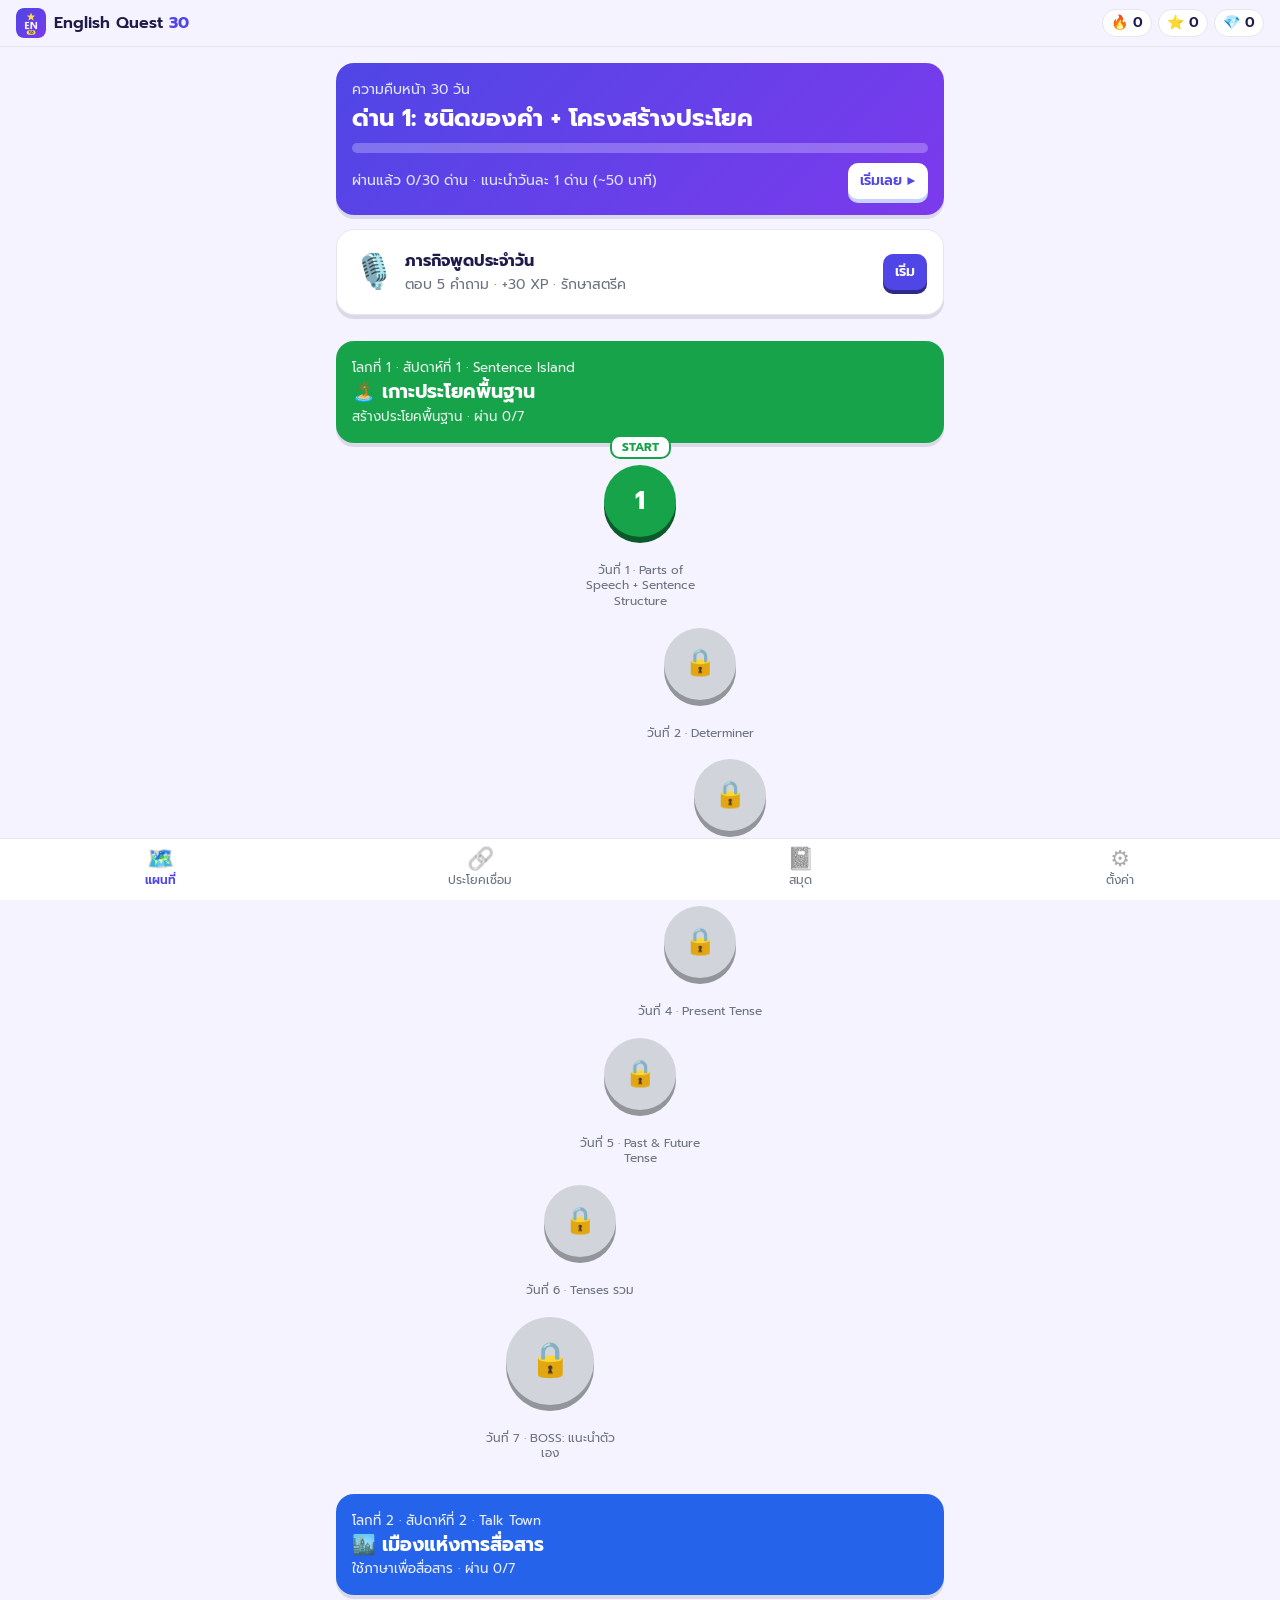
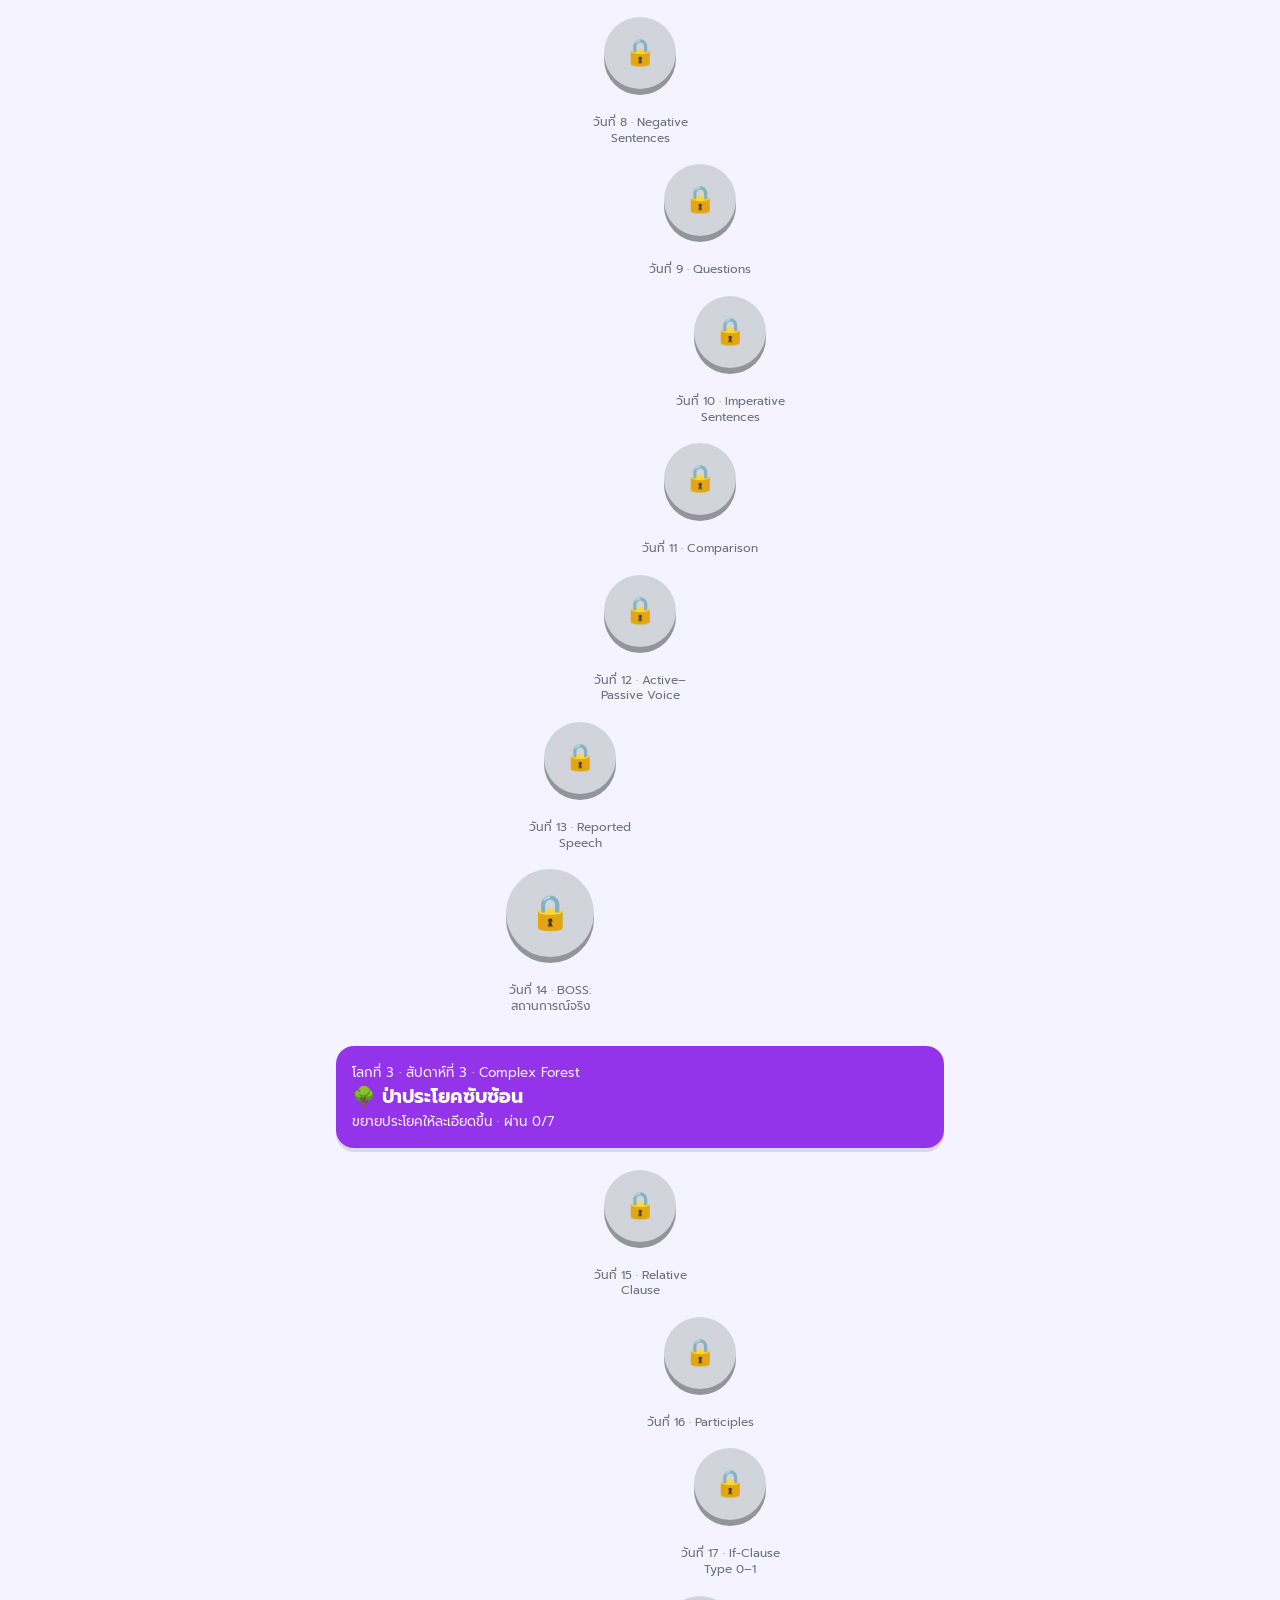
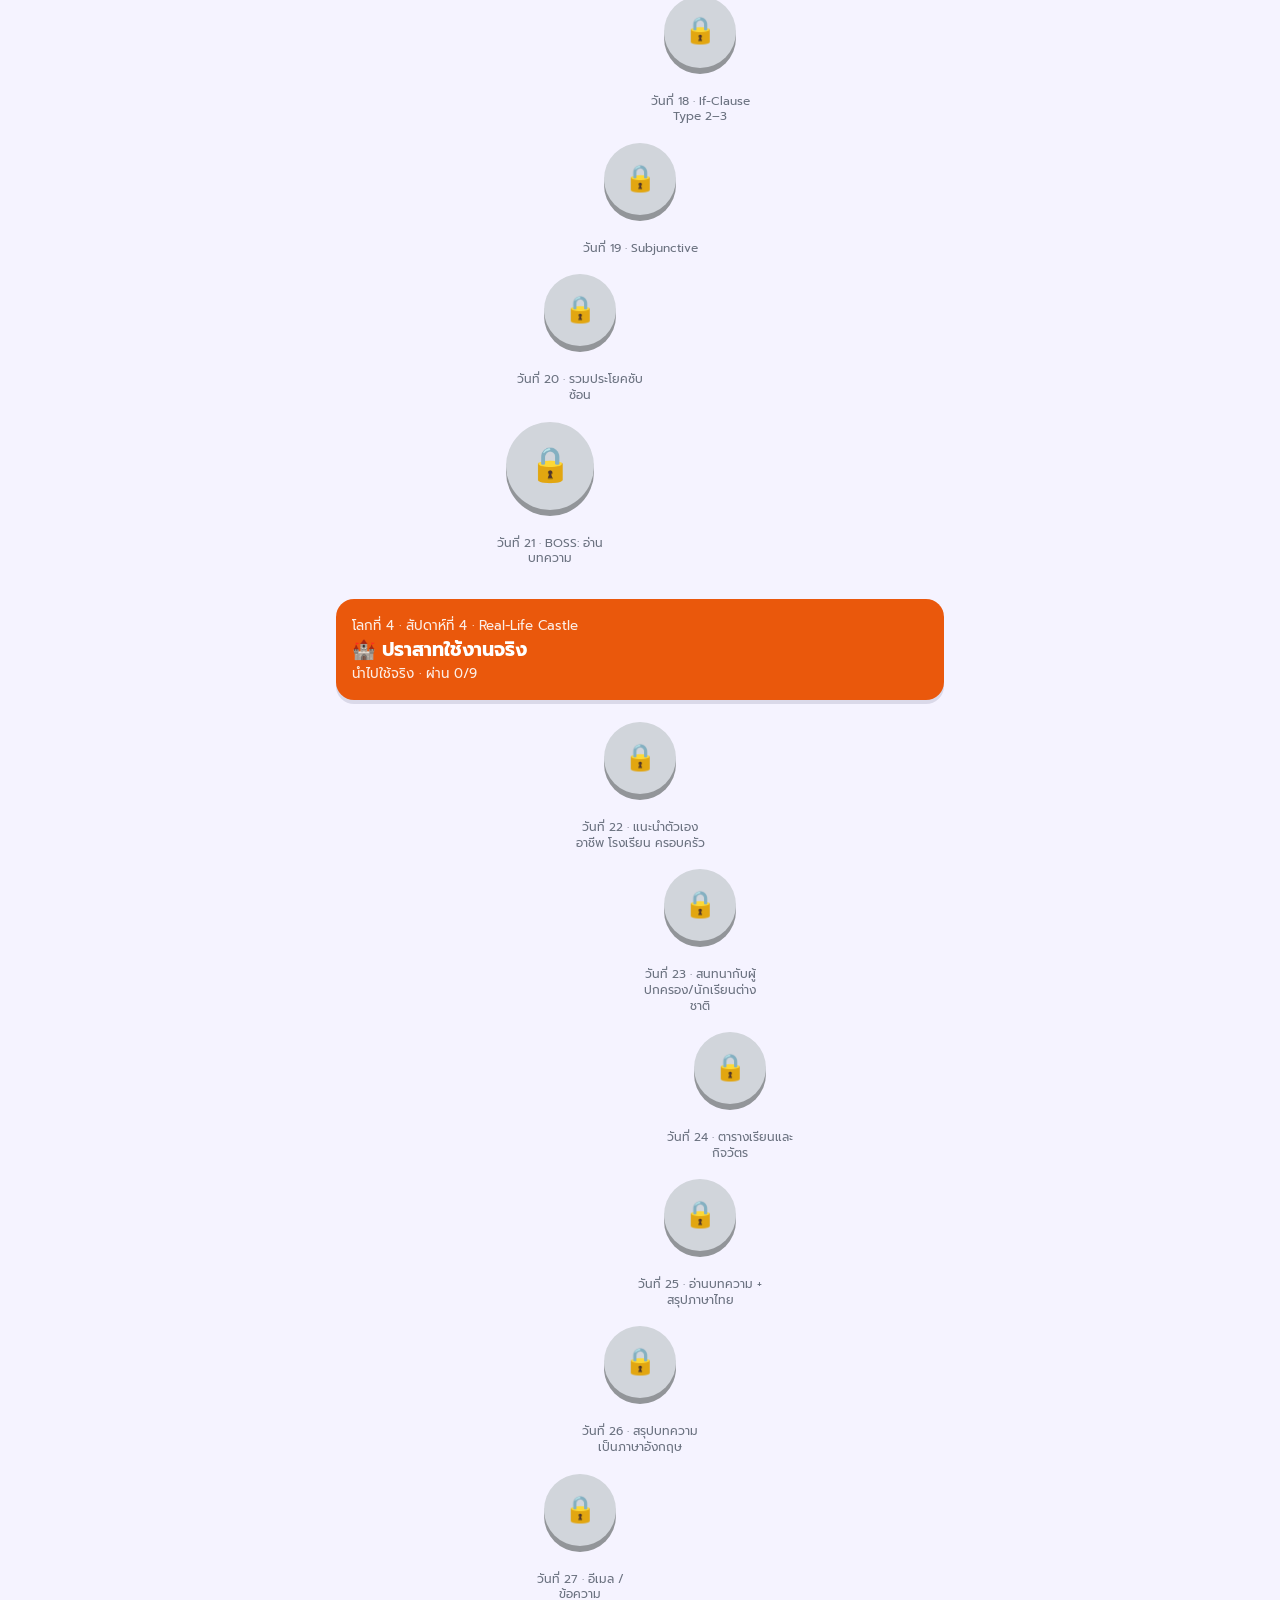
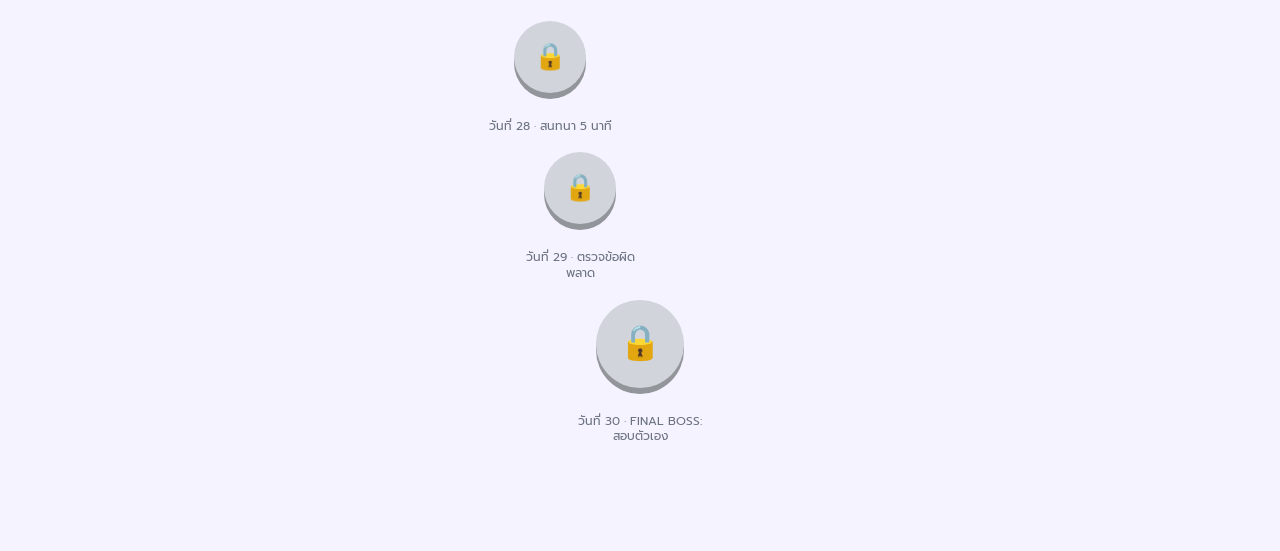
<file: index.html>
<!doctype html>
<html lang="th">
<head>
<meta charset="utf-8">
<meta name="viewport" content="width=device-width, initial-scale=1, viewport-fit=cover">
<title>English Quest 30</title>
<meta name="description" content="เรียนภาษาอังกฤษ 30 วันแบบเกมผ่านด่าน — ไวยากรณ์ 15 หัวข้อ ฝึกพูด อ่าน เขียน">
<meta name="theme-color" content="#4f46e5">
<link rel="manifest" href="manifest.webmanifest">
<link rel="icon" href="icons/icon-192.png" type="image/png">
<link rel="apple-touch-icon" href="icons/apple-touch-icon.png">
<meta name="apple-mobile-web-app-capable" content="yes">
<meta name="mobile-web-app-capable" content="yes">
<meta name="apple-mobile-web-app-status-bar-style" content="default">
<meta name="apple-mobile-web-app-title" content="EN Quest">
<link rel="preconnect" href="https://fonts.googleapis.com">
<link rel="preconnect" href="https://fonts.gstatic.com" crossorigin>
<link href="https://fonts.googleapis.com/css2?family=Prompt:wght@400;500;600;700&display=swap" rel="stylesheet">
<link rel="stylesheet" href="style.css">
</head>
<body>
<header class="top">
  <div class="brand"><img src="icons/icon-192.png" alt=""><span>English Quest <b>30</b></span></div>
  <div class="stats" id="stats"></div>
</header>
<main id="view"></main>
<nav class="tabs" id="tabs">
  <button data-tab="map"><span>🗺️</span>แผนที่</button>
  <button data-tab="chain"><span>🔗</span>ประโยคเชื่อม</button>
  <button data-tab="book"><span>📓</span>สมุด</button>
  <button data-tab="set"><span>⚙️</span>ตั้งค่า</button>
</nav>
<div id="sheet" class="sheet-wrap" hidden></div>
<div id="player" class="player" hidden></div>
<div id="fx"></div>
<script src="data.js"></script>
<script src="app.js"></script>
</body>
</html>
</file>
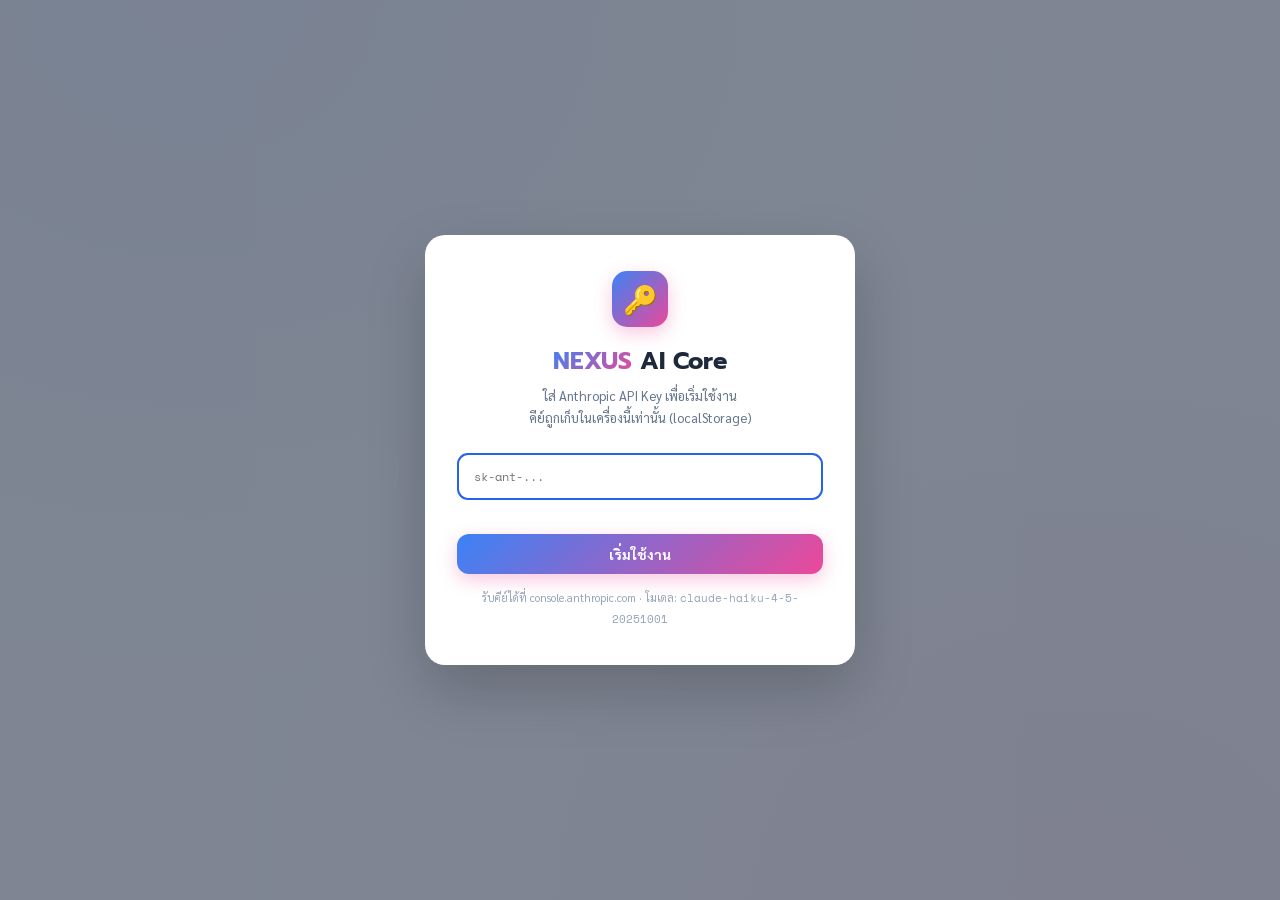
<file: NEXUS_AI_Core_ภูมิศาสตร์_ส5 (1).html>
<!DOCTYPE html>
<html lang="th">
<head>
<meta charset="UTF-8">
<meta name="viewport" content="width=device-width, initial-scale=1.0">
<title>NEXUS AI Core • สังคมศึกษา • ป.1–ม.6</title>
<style>
@import url('https://fonts.googleapis.com/css2?family=Sarabun:wght@300;400;500;600;700;800&family=Prompt:wght@500;600;700&family=Space+Mono:wght@400;700&display=swap');

/* ══════════════════════════════════════════════════════════════════
   THEME — ฟ้าชมพู (blue-pink). แก้เฉดทั้งระบบได้ที่ block :root นี้ที่เดียว
   ══════════════════════════════════════════════════════════════════ */
:root{
  --blue:#2563eb; --blue-light:#3b82f6; --blue-dark:#1d4ed8;
  --pink:#ec4899; --pink-light:#f472b6; --pink-dark:#db2777;
  --grad:linear-gradient(135deg,#3b82f6 0%,#ec4899 100%);
  --grad-soft:linear-gradient(135deg,#eff6ff 0%,#fdf2f8 100%);
  --bg:#f6f8ff; --card:#ffffff; --s2:#f8fafc; --s3:#eef2f7;
  --border:#e2e8f0; --border2:#cbd5e1;
  --text:#1e293b; --text2:#334155; --muted:#64748b; --dim:#94a3b8;
  --green:#059669; --green-bg:#ecfdf5; --amber:#d97706; --amber-bg:#fffbeb;
  --red:#dc2626; --red-bg:#fef2f2;
  --fs:14.5px;
}
*{margin:0;padding:0;box-sizing:border-box;}
body{font-family:'Sarabun',sans-serif;background:var(--bg);color:var(--text);min-height:100vh;font-size:var(--fs);
  background-image:radial-gradient(ellipse at 15% 0%,rgba(59,130,246,.06),transparent 55%),radial-gradient(ellipse at 85% 100%,rgba(236,72,153,.06),transparent 55%);}
button{font-family:'Sarabun',sans-serif;cursor:pointer;}
.mono{font-family:'Space Mono',monospace;}

/* TOPBAR */
.topbar{display:flex;align-items:center;justify-content:space-between;padding:0 22px;height:60px;
  background:rgba(255,255,255,.85);backdrop-filter:blur(10px);border-bottom:1px solid var(--border);
  position:sticky;top:0;z-index:50;}
.tb-logo{display:flex;align-items:center;gap:11px;}
.tb-icon{width:36px;height:36px;background:var(--grad);border-radius:10px;display:flex;align-items:center;justify-content:center;
  font-size:19px;box-shadow:0 3px 10px rgba(236,72,153,.28);}
.tb-name{font-family:'Prompt',sans-serif;font-size:16px;font-weight:700;
  background:var(--grad);-webkit-background-clip:text;background-clip:text;-webkit-text-fill-color:transparent;}
.tb-sub{font-size:11px;color:var(--muted);}
.tb-right{display:flex;gap:8px;align-items:center;}
.tb-btn{padding:7px 14px;background:#fff;border:1.5px solid var(--border);border-radius:9px;color:var(--text2);
  font-size:13px;font-weight:600;transition:.15s;}
.tb-btn:hover{border-color:var(--pink);color:var(--pink);}
.tb-badge{font-size:11px;padding:4px 11px;background:var(--grad-soft);border:1px solid #dbeafe;border-radius:20px;color:var(--blue);font-weight:600;}

/* LAYOUT */
.wrap{max-width:780px;margin:0 auto;padding:26px 18px 60px;}
.screen{display:none;}
.screen.active{display:block;animation:fade .3s ease;}
@keyframes fade{from{opacity:0;transform:translateY(6px);}to{opacity:1;transform:translateY(0);}}

.card{background:var(--card);border:1px solid var(--border);border-radius:18px;padding:26px;box-shadow:0 4px 22px rgba(37,99,235,.05);margin-bottom:18px;}
.card h2{font-family:'Prompt',sans-serif;font-size:19px;margin-bottom:4px;}
.card .sub{color:var(--muted);font-size:13px;margin-bottom:18px;line-height:1.7;}
.label{font-size:12px;color:var(--muted);font-weight:700;text-transform:uppercase;letter-spacing:.5px;margin:16px 0 8px;}

/* GRID pickers */
.grid{display:grid;gap:9px;}
.g4{grid-template-columns:repeat(4,1fr);}
.g3{grid-template-columns:repeat(3,1fr);}
.g2{grid-template-columns:1fr 1fr;}
@media(max-width:520px){.g4{grid-template-columns:repeat(3,1fr);}.g2,.g3{grid-template-columns:1fr;}}
.chip{padding:13px 10px;background:var(--s2);border:2px solid var(--border);border-radius:12px;font-weight:600;
  text-align:center;transition:.15s;font-size:14px;line-height:1.5;}
.chip:hover{border-color:var(--blue-light);background:#eff6ff;transform:translateY(-2px);}
.chip.on{border-color:var(--pink);background:#fdf2f8;color:var(--pink-dark);box-shadow:0 3px 12px rgba(236,72,153,.15);}
.chip .strand{display:block;font-size:10.5px;color:var(--muted);font-weight:600;margin-top:3px;}
.chip.on .strand{color:var(--pink);}

.btn{width:100%;padding:15px;background:var(--grad);border:none;border-radius:12px;color:#fff;font-size:16px;font-weight:700;
  box-shadow:0 6px 18px rgba(236,72,153,.3);transition:.2s;margin-top:22px;}
.btn:hover:not(:disabled){transform:translateY(-1px);box-shadow:0 8px 24px rgba(236,72,153,.4);}
.btn:disabled{opacity:.5;cursor:not-allowed;box-shadow:none;}
.btn.ghost{background:#fff;color:var(--blue);border:1.5px solid var(--border);box-shadow:none;}
.btn.ghost:hover{border-color:var(--blue);background:#eff6ff;transform:none;}
.btn.sm{padding:11px;font-size:14px;margin-top:0;}
.row{display:flex;gap:10px;}

/* KEY MODAL */
#keyModal{position:fixed;inset:0;background:rgba(30,41,59,.55);z-index:99;display:flex;align-items:center;justify-content:center;padding:16px;}
.km{background:#fff;border-radius:20px;padding:36px 32px;max-width:430px;width:100%;box-shadow:0 24px 60px rgba(0,0,0,.2);}
.km .icon{width:56px;height:56px;background:var(--grad);border-radius:15px;display:flex;align-items:center;justify-content:center;
  font-size:28px;margin:0 auto 16px;box-shadow:0 6px 18px rgba(236,72,153,.3);}
.km h1{font-family:'Prompt',sans-serif;text-align:center;font-size:24px;margin-bottom:6px;}
.km h1 span{background:var(--grad);-webkit-background-clip:text;background-clip:text;-webkit-text-fill-color:transparent;}
.km p{text-align:center;color:var(--muted);font-size:13px;margin-bottom:24px;line-height:1.7;}
.km input{width:100%;padding:13px 15px;background:var(--s2);border:2px solid var(--border);border-radius:11px;
  font-family:'Space Mono',monospace;font-size:12px;outline:none;transition:.2s;}
.km input:focus{border-color:var(--blue);background:#fff;}
.km .err{color:var(--red);font-size:12px;min-height:18px;margin:8px 2px;}
.km .note{font-size:11px;color:var(--dim);text-align:center;margin-top:14px;line-height:1.8;}

/* QUIZ */
.qcard{background:#fff;border:1px solid var(--border);border-radius:16px;padding:22px;margin-bottom:14px;}
.qhead{display:flex;justify-content:space-between;align-items:center;margin-bottom:12px;}
.qnum{font-family:'Prompt',sans-serif;font-weight:700;color:var(--blue);}
.qtag{font-size:11px;padding:3px 10px;border-radius:20px;background:var(--grad-soft);color:var(--pink-dark);font-weight:600;}
.stimulus{background:var(--grad-soft);border-left:3px solid var(--pink-light);border-radius:8px;padding:12px 14px;margin-bottom:12px;
  font-size:13.5px;line-height:1.8;color:var(--text2);}
.qtext{font-size:15px;line-height:1.8;margin-bottom:14px;font-weight:500;}
.choice{display:flex;gap:11px;align-items:flex-start;padding:12px 14px;border:2px solid var(--border);border-radius:11px;
  margin-bottom:8px;transition:.15s;cursor:pointer;background:#fff;}
.choice:hover{border-color:var(--blue-light);background:#f8faff;}
.choice.sel{border-color:var(--pink);background:#fdf2f8;}
.choice.correct{border-color:var(--green);background:var(--green-bg);}
.choice.wrong{border-color:var(--red);background:var(--red-bg);}
.choice .k{font-family:'Prompt',sans-serif;font-weight:700;min-width:20px;color:var(--muted);}
.choice.correct .k{color:var(--green);} .choice.wrong .k{color:var(--red);}
.explain{font-size:13px;line-height:1.8;color:var(--text2);background:var(--s2);border-radius:10px;padding:12px 14px;margin-top:10px;}
.explain b{color:var(--blue);}

/* REPORT */
.stat-grid{display:grid;grid-template-columns:repeat(3,1fr);gap:12px;margin:16px 0;}
@media(max-width:520px){.stat-grid{grid-template-columns:1fr;}}
.stat{background:var(--grad-soft);border:1px solid #e0e7ff;border-radius:14px;padding:16px;text-align:center;}
.stat .n{font-family:'Prompt',sans-serif;font-size:30px;font-weight:700;background:var(--grad);-webkit-background-clip:text;background-clip:text;-webkit-text-fill-color:transparent;}
.stat .l{font-size:12px;color:var(--muted);margin-top:2px;}
.pill{display:inline-block;padding:5px 14px;border-radius:20px;font-weight:700;font-size:14px;}
.pill.master{background:var(--green-bg);color:var(--green);}
.pill.dev{background:var(--amber-bg);color:var(--amber);}
.pill.non{background:var(--red-bg);color:var(--red);}
.bar{height:10px;background:var(--s3);border-radius:6px;overflow:hidden;margin:8px 0;}
.bar i{display:block;height:100%;background:var(--grad);border-radius:6px;transition:width .6s;}
.misc-row{display:flex;justify-content:space-between;align-items:center;padding:10px 0;border-bottom:1px dashed var(--border);font-size:13.5px;}
.misc-row:last-child{border:none;}
.misc-row .cnt{font-family:'Space Mono',monospace;font-weight:700;color:var(--pink-dark);}
.reteach{background:var(--amber-bg);border:1px solid #fde68a;border-radius:12px;padding:14px 16px;font-size:13.5px;line-height:1.8;margin-top:8px;}
.reteach b{color:var(--amber);}

/* LOADING */
.load{text-align:center;padding:50px 20px;}
.spin{width:44px;height:44px;border:4px solid var(--border);border-top-color:var(--pink);border-radius:50%;margin:0 auto 18px;animation:spin 1s linear infinite;}
@keyframes spin{to{transform:rotate(360deg);}}
.load p{color:var(--muted);font-size:14px;}

/* MODAL (framework / config help) */
.modal{position:fixed;inset:0;background:rgba(30,41,59,.55);z-index:80;display:none;align-items:flex-start;justify-content:center;padding:24px 16px;overflow-y:auto;}
.modal.open{display:flex;}
.modal .box{background:#fff;border-radius:18px;padding:28px;max-width:640px;width:100%;box-shadow:0 24px 60px rgba(0,0,0,.2);}
.modal h3{font-family:'Prompt',sans-serif;font-size:19px;margin-bottom:14px;}
.fw-row{border:1px solid var(--border);border-radius:12px;padding:13px 15px;margin-bottom:9px;}
.fw-row .t{font-family:'Prompt',sans-serif;font-weight:700;font-size:14px;}
.fw-row .a{font-size:11px;color:var(--muted);margin-left:6px;}
.fw-row .u{font-size:12.5px;color:var(--text2);line-height:1.6;margin-top:4px;}
.tag{font-size:10px;font-weight:700;padding:2px 8px;border-radius:10px;margin-left:auto;}
.tag.mech{background:var(--green-bg);color:var(--green);} .tag.des{background:#f3e8ff;color:#7c3aed;}
.code{background:#0f172a;color:#e2e8f0;border-radius:10px;padding:14px;font-family:'Space Mono',monospace;font-size:11.5px;line-height:1.7;overflow-x:auto;white-space:pre;}
.x{float:right;font-size:22px;color:var(--muted);cursor:pointer;line-height:1;}

@media print{
  .topbar,.btn,.tb-btn,.no-print{display:none!important;}
  body{background:#fff;} .wrap{max-width:100%;} .card,.qcard{box-shadow:none;border:1px solid #ccc;break-inside:avoid;}
}
</style>
</head>
<body>

<!-- KEY MODAL -->
<div id="keyModal">
  <div class="km">
    <div class="icon">🔑</div>
    <h1><span>NEXUS</span> AI Core</h1>
    <p>ใส่ Anthropic API Key เพื่อเริ่มใช้งาน<br>คีย์ถูกเก็บในเครื่องนี้เท่านั้น (localStorage)</p>
    <input id="keyInput" type="password" placeholder="sk-ant-..." autocomplete="off">
    <div class="err" id="keyErr"></div>
    <button class="btn sm" style="margin-top:0" onclick="saveKey()">เริ่มใช้งาน</button>
    <div class="note">รับคีย์ได้ที่ console.anthropic.com · โมเดล: <span id="modelName" class="mono"></span></div>
  </div>
</div>

<!-- APP -->
<div id="app" style="display:none;">
  <div class="topbar">
    <div class="tb-logo">
      <div class="tb-icon">🧭</div>
      <div>
        <div class="tb-name">NEXUS AI Core</div>
        <div class="tb-sub" id="tbSub"></div>
      </div>
    </div>
    <div class="tb-right">
      <span class="tb-badge" id="subjBadge"></span>
      <button class="tb-btn" onclick="openModal('fwModal')">📚 กรอบวิชาการ</button>
      <button class="tb-btn" onclick="openModal('cfgModal')">➕ เพิ่มวิชา</button>
    </div>
  </div>

  <div class="wrap">
    <!-- SETUP -->
    <div class="screen active" id="setupScreen">
      <div class="card">
        <h2 id="setupTitle"></h2>
        <div class="sub" id="setupSub"></div>

        <div class="label">ระดับชั้น</div>
        <div class="grid g4" id="gradeGrid"></div>

        <div id="topicWrap" style="display:none;">
          <div class="label">หัวข้อ / ตัวชี้วัด</div>
          <div class="grid" id="topicGrid"></div>
        </div>

        <div id="diffWrap" style="display:none;">
          <div class="label">ระดับความยาก</div>
          <div class="grid g3" id="diffGrid"></div>
          <div class="label">จำนวนข้อ</div>
          <div class="grid g4" id="countGrid"></div>
          <button class="btn" id="genBtn" disabled onclick="generateQuiz()">🎯 สร้างชุดข้อสอบ</button>
        </div>
      </div>
    </div>

    <!-- LOADING -->
    <div class="screen" id="loadScreen">
      <div class="card load">
        <div class="spin"></div>
        <p id="loadMsg">กำลังให้ AI ออกข้อสอบตามตัวชี้วัด…</p>
      </div>
    </div>

    <!-- QUIZ -->
    <div class="screen" id="quizScreen">
      <div class="card" style="padding:18px 22px;">
        <div style="display:flex;justify-content:space-between;align-items:center;">
          <div><b id="quizTopic"></b><div class="tb-sub" id="quizMeta"></div></div>
          <div class="tb-badge" id="quizProg"></div>
        </div>
      </div>
      <div id="quizBody"></div>
      <button class="btn" id="submitBtn" onclick="submitQuiz()">ส่งคำตอบ · วิเคราะห์ผล</button>
    </div>

    <!-- REPORT -->
    <div class="screen" id="reportScreen"></div>
  </div>
</div>

<!-- FRAMEWORK MODAL -->
<div class="modal" id="fwModal">
  <div class="box">
    <span class="x" onclick="closeModal('fwModal')">×</span>
    <h3>📚 กรอบวิชาการที่ระบบใช้ (ใช้ได้ทุกวิชา)</h3>
    <div id="fwBody"></div>
  </div>
</div>

<!-- CONFIG HELP MODAL -->
<div class="modal" id="cfgModal">
  <div class="box">
    <span class="x" onclick="closeModal('cfgModal')">×</span>
    <h3>➕ วิธีเพิ่มวิชาใหม่ (เครื่องยนต์กลาง)</h3>
    <p class="sub">เปลี่ยนวิชา = แก้ก้อน <b>SUBJECT_PACK</b> ก้อนเดียวที่หัวไฟล์ ไม่ต้องแตะเครื่องยนต์เลย โครงเป็นแบบนี้:</p>
    <div class="code">const SUBJECT_PACK = {
  name: "สังคมศึกษา",          // ชื่อวิชา (โชว์บนหัว)
  subtitle: "…",
  model: "claude-haiku-4-5-20251001",
  features: { passageMode:true, useCharts:true },
  difficultyRubric: { "ง่าย":"…","ปานกลาง":"…","ยาก":"…" },
  misconceptions: [ {code:"fact", th:"จำข้อเท็จจริงผิด"}, … ],
  promptGuidance: "วิธีเขียนโจทย์ที่ดีของวิชานี้…",
  curriculum: {
    "ป.1": [
      { topic:"…", strand:"ส 4", indicator:"ส 4.1 ป.1/1",
        indText:"…", bounds:"ขอบเขต/ห้ามเกิน…", subs:["…","…"] }
    ],
    "ม.1": [ … ]
  }
};</div>
    <p class="sub" style="margin-top:14px;">อยากได้วิชาอื่น เช่น วิทยาศาสตร์ หรือ ภาษาไทย → อัปโหลดหลักสูตรมา แล้วจะช่วยเติม <b>curriculum</b> + <b>promptGuidance</b> ให้ ส่วนวิชาคำนวณให้เปิด <b>features.useLatex</b> เพิ่ม</p>
  </div>
</div>

<script>
/* ══════════════════════════════════════════════════════════════════════════
   ┌────────────────────────────────────────────────────────────────────────┐
   │  SUBJECT_PACK — "ชุดวิชา"                                                │
   │  ★ นี่คือส่วนเดียวที่ต้องแก้เวลาเปลี่ยนวิชา ★  เครื่องยนต์ด้านล่างไม่ต้องแตะ  │
   └────────────────────────────────────────────────────────────────────────┘
   หมายเหตุ: curriculum ด้านล่างเป็น "ตัวอย่างเริ่มต้น" เพื่อให้ระบบทำงานได้ทันที
   กรุณาตรวจ/แทนที่รหัสตัวชี้วัดและเนื้อหาให้ตรงหลักสูตรแกนกลางฉบับจริงก่อนใช้จริง
   ══════════════════════════════════════════════════════════════════════════ */
const SUBJECT_PACK = {
  id: "social-geo",
  name: "สังคมศึกษา · ภูมิศาสตร์ (ส 5)",
  subtitle: "สาระภูมิศาสตร์ ฉบับปรับปรุง พ.ศ. ๒๕๖๐ • อิงตัวชี้วัด ส 5.1 / ส 5.2",
  model: "claude-haiku-4-5-20251001",

  // ── ความสามารถที่วิชานี้ใช้ (วิชาคำนวณค่อยเปิด useLatex/useGeometry) ──
  features: { passageMode:true, useCharts:true, useLatex:false, useGeometry:false },

  // ── นิยามความยาก 3 ระดับ (อิง Bloom: จำ/เข้าใจ → นำไปใช้ → วิเคราะห์) ──
  difficultyRubric: {
    "ง่าย":    "ระดับ จำ/เข้าใจ — ถามข้อเท็จจริง/นิยาม/ลักษณะตรงไปตรงมา 1 ขั้น ไม่มีบริบทซับซ้อน นักเรียนที่เพิ่งเรียนจบควรตอบได้ทันที",
    "ปานกลาง": "ระดับ นำไปใช้ — ให้สถานการณ์/ตัวอย่างสั้น ๆ แล้วให้เลือกหลักการ/เหตุผลที่ถูกต้องมาอธิบาย ต้องเชื่อมโยงความรู้กับบริบท",
    "ยาก":     "ระดับ วิเคราะห์ — ให้ข้อมูล/สถานการณ์/แผนภูมิ แล้วให้เปรียบเทียบ จำแนกเหตุ-ผล หรือประเมินทางเลือก ห้ามออกนอกขอบเขตของตัวชี้วัด"
  },

  // ── ประเภทความเข้าใจผิด (ใช้จำแนกจากตัวลวงที่นักเรียนเลือก → วางแผนซ่อม) ──
  misconceptions: [
    { code:"fact",      th:"จำข้อเท็จจริง/คำศัพท์ผิด" },
    { code:"concept",   th:"เข้าใจแนวคิด/หลักการคลาดเคลื่อน" },
    { code:"interpret", th:"ตีความข้อมูล/สถานการณ์/แผนภูมิผิด" },
    { code:"apply",     th:"นำหลักการไปใช้ผิดบริบท" },
    { code:"reading",   th:"อ่าน/ตีความคำถามผิด" }
  ],

  // ── คำแนะนำการออกโจทย์เฉพาะวิชานี้ (ฉีดเข้า prompt ของ AI) ──
  promptGuidance:
    "วิชาสังคมศึกษา สาระภูมิศาสตร์ (ส 5) ตามหลักสูตรแกนกลาง ฉบับปรับปรุง พ.ศ. ๒๕๖๐. " +
    "เน้นการรู้เรื่องภูมิศาสตร์ (geo-literacy): เข้าใจระบบธรรมชาติ-มนุษย์, ใช้เหตุผลเชิงพื้นที่, และการตัดสินใจอย่างเป็นระบบ. " +
    "ออกเป็นข้อสอบปรนัย 4 ตัวเลือก เน้นการใช้แผนที่/เครื่องมือทางภูมิศาสตร์ การวิเคราะห์ลักษณะกายภาพ ปฏิสัมพันธ์มนุษย์กับสิ่งแวดล้อม ภัยพิบัติ และการจัดการทรัพยากร. " +
    "ระดับ ปานกลาง/ยาก ให้ใส่สถานการณ์/ข้อมูล/บรรยายแผนที่-แผนภูมิสั้น (stimulus) ก่อนถาม แล้วให้ผู้เรียนวิเคราะห์. " +
    "ตัวลวง (distractor) ต้องสมเหตุสมผล สะท้อนความเข้าใจผิดที่พบจริง และกำกับประเภทความเข้าใจผิดให้ทุกตัว. " +
    "ห้ามออกนอกขอบเขต (bounds) ของตัวชี้วัด และห้ามใช้เนื้อหาระดับชั้นที่สูงกว่า.",

  // ── หลักสูตร: สาระภูมิศาสตร์ (ส 5) ฉบับปรับปรุง พ.ศ. ๒๕๖๐ ──
  // ★ ที่มา: เอกสาร "ตัวชี้วัดและสาระการเรียนรู้แกนกลาง สาระภูมิศาสตร์" (สพฐ.)
  // ⚠️ ข้อจำกัด: ไฟล์ต้นฉบับสแกน+ฟอนต์เสีย ตารางไม่มีเส้น ดึงตัวชี้วัด "รายชั้น" อัตโนมัติได้ไม่ครบ
  //     จึงจัดเป็น "ช่วงชั้น" ตามคุณภาพผู้เรียน (ยืนยันตรงต้นฉบับ) + ตัวชี้วัดที่อ่านได้ชัดบางตัว
  //     >> โปรดเติมตัวชี้วัดรายชั้น (ป.1..ป.6/ม.1..ม.3) เพิ่มจากต้นฉบับเพื่อความครบถ้วน
  curriculum: {
    "ป.1–3": [
      { topic:"ลักษณะกายภาพและเครื่องมือทางภูมิศาสตร์ (ส 5.1)", strand:"ส 5.1", indicator:"ส 5.1 ป.1–3",
        indText:"เข้าใจลักษณะทางกายภาพของสิ่งต่างๆ รอบตัวและชุมชน ตำแหน่ง–ระยะ–ทิศ ใช้แผนผัง/แผนที่/ลูกโลก/ภาพถ่ายอย่างง่าย และการเปลี่ยนแปลงทางกายภาพใกล้ตัว",
        bounds:"ขอบเขตระดับ 'จบ ป.3': สิ่งรอบตัวและชุมชนใกล้ตัวเท่านั้น ใช้เครื่องมืออย่างง่าย ห้ามใช้เนื้อหาระดับที่สูงกว่า",
        subs:["สิ่งแวดล้อมทางธรรมชาติและที่มนุษย์สร้างขึ้นรอบตัว/ชุมชน","ตำแหน่ง ระยะ ทิศ และการใช้แผนผัง/แผนที่/ลูกโลก/ภาพถ่ายอย่างง่าย","การเปลี่ยนแปลงของอากาศและลักษณะทางกายภาพที่มีผลต่อการดำเนินชีวิต"] },
      { topic:"มนุษย์กับสิ่งแวดล้อม (ส 5.2)", strand:"ส 5.2", indicator:"ส 5.2 ป.1–3",
        indText:"เข้าใจความสัมพันธ์ระหว่างสิ่งแวดล้อมทางกายภาพกับความเป็นอยู่ ปรับตัวตามการเปลี่ยนแปลง และมีส่วนร่วมจัดการทรัพยากร–สิ่งแวดล้อมใกล้ตัว",
        bounds:"ขอบเขตระดับ 'จบ ป.3': ทรัพยากร/สิ่งแวดล้อมใกล้ตัว บ้าน โรงเรียน ชุมชน",
        subs:["สิ่งแวดล้อมทางกายภาพที่ส่งผลต่อความเป็นอยู่ของมนุษย์","การใช้ทรัพยากรธรรมชาติอย่างคุ้มค่า","มีส่วนร่วมในการจัดการสิ่งแวดล้อมในชุมชน (ตย. ส 5.2 ป.3/6)"] }
    ],
    "ป.4–6": [
      { topic:"ลักษณะกายภาพและเครื่องมือทางภูมิศาสตร์ (ส 5.1)", strand:"ส 5.1", indicator:"ส 5.1 ป.4–6",
        indText:"เข้าใจลักษณะทางกายภาพ ภัยพิบัติ และลักษณะกิจกรรมทางเศรษฐกิจของจังหวัด/ภาค/ประเทศไทย ใช้แผนที่และเครื่องมือทางภูมิศาสตร์สืบค้น–วิเคราะห์ข้อมูล",
        bounds:"ขอบเขตระดับ 'จบ ป.6': ระดับจังหวัด ภาค และประเทศไทย",
        subs:["ลักษณะทางกายภาพและภัยพิบัติในจังหวัด/ภาค/ประเทศไทย","การใช้แผนที่ ลูกโลก และเครื่องมือทางภูมิศาสตร์","ความสัมพันธ์ระหว่างลักษณะกายภาพกับกิจกรรมทางเศรษฐกิจ"] },
      { topic:"มนุษย์กับสิ่งแวดล้อม (ส 5.2)", strand:"ส 5.2", indicator:"ส 5.2 ป.4–6",
        indText:"เข้าใจปฏิสัมพันธ์ระหว่างมนุษย์กับสิ่งแวดล้อม เตรียมรับมือการเปลี่ยนแปลงทางกายภาพและภัยพิบัติ และหาแนวทางจัดการทรัพยากร–สิ่งแวดล้อม",
        bounds:"ขอบเขตระดับ 'จบ ป.6': ระดับจังหวัด ภาค และประเทศไทย",
        subs:["การเตรียมรับมือการเปลี่ยนแปลงทางกายภาพและภัยพิบัติ","การใช้ทรัพยากรอย่างรับผิดชอบและยั่งยืน","แนวทางการจัดการทรัพยากรและสิ่งแวดล้อมในท้องถิ่น/ประเทศ"] }
    ],
    "ม.1–3": [
      { topic:"ลักษณะกายภาพและเครื่องมือทางภูมิศาสตร์ (ส 5.1)", strand:"ส 5.1", indicator:"ส 5.1 ม.1–3",
        indText:"เข้าใจลักษณะทางกายภาพ ภัยพิบัติ และกิจกรรมทางเศรษฐกิจ–สังคมในภูมิภาคต่างๆ ของโลก ใช้แผนที่และเครื่องมือทางภูมิศาสตร์วิเคราะห์ตามกระบวนการทางภูมิศาสตร์",
        bounds:"ขอบเขตระดับ 'จบ ม.3': ระดับทวีป/ภูมิภาคของโลก (เอเชีย ออสเตรเลีย โอเชียเนีย ฯลฯ)",
        subs:["ลักษณะทางกายภาพและเขตภูมิอากาศของทวีป/ภูมิภาค","วิเคราะห์สาเหตุการเกิดภัยพิบัติและผลกระทบในทวีปเอเชีย ทวีปออสเตรเลีย และโอเชียเนีย (ตย. ส 5.1 ม.1/3)","การใช้แผนที่และเครื่องมือทางภูมิศาสตร์ตามกระบวนการทางภูมิศาสตร์"] },
      { topic:"มนุษย์กับสิ่งแวดล้อม (ส 5.2)", strand:"ส 5.2", indicator:"ส 5.2 ม.1–3",
        indText:"เข้าใจปฏิสัมพันธ์มนุษย์กับสิ่งแวดล้อม ความร่วมมือด้านทรัพยากร–สิ่งแวดล้อมระหว่างประเทศ เพื่อเตรียมรับมือภัยพิบัติและจัดการอย่างยั่งยืน",
        bounds:"ขอบเขตระดับ 'จบ ม.3': ระดับภูมิภาคของโลกและความร่วมมือระหว่างประเทศ",
        subs:["วิเคราะห์แนวทางการจัดการภัยพิบัติและการจัดการทรัพยากรและสิ่งแวดล้อมในทวีปเอเชีย (ตย. ส 5.2 ม.1/4)","ความร่วมมือด้านทรัพยากรและสิ่งแวดล้อมระหว่างประเทศ","แนวทางจัดการทรัพยากรและสิ่งแวดล้อมอย่างยั่งยืน"] }
    ],
    "ม.4–6": [
      { topic:"ลักษณะกายภาพและเครื่องมือทางภูมิศาสตร์ (ส 5.1)", strand:"ส 5.1", indicator:"ส 5.1 ม.4–6",
        indText:"วิเคราะห์การเปลี่ยนแปลงทางกายภาพ ปัญหาและภัยพิบัติทางธรรมชาติในประเทศไทยและภูมิภาคต่างๆ ของโลก ใช้แผนที่และเครื่องมือทางภูมิศาสตร์ตามกระบวนการทางภูมิศาสตร์",
        bounds:"ขอบเขตระดับ 'จบ ม.6': ระดับประเทศไทยและภูมิภาคต่างๆ ของโลก",
        subs:["วิเคราะห์การเปลี่ยนแปลงทางกายภาพในประเทศไทยและภูมิภาคต่างๆ ของโลกซึ่งได้รับอิทธิพลจากปัจจัยทางภูมิศาสตร์ (ส 5.1 ม.4–6/1)","วิเคราะห์ลักษณะทางกายภาพซึ่งทำให้เกิดปัญหาและภัยพิบัติทางธรรมชาติ (ส 5.1 ม.4–6/2)","ใช้แผนที่และเครื่องมือทางภูมิศาสตร์ค้นหา–วิเคราะห์–สรุปข้อมูลตามกระบวนการทางภูมิศาสตร์ (ส 5.1 ม.4–6/3)"] },
      { topic:"มนุษย์กับสิ่งแวดล้อม (ส 5.2)", strand:"ส 5.2", indicator:"ส 5.2 ม.4–6",
        indText:"วิเคราะห์ปฏิสัมพันธ์ระหว่างสิ่งแวดล้อมทางกายภาพกับกิจกรรม/วิถีการดำเนินชีวิตของมนุษย์ เพื่อเตรียมรับมือการเปลี่ยนแปลงของโลกและการจัดการทรัพยากร–สิ่งแวดล้อมเพื่อการพัฒนาอย่างยั่งยืน",
        bounds:"ขอบเขตระดับ 'จบ ม.6': ระดับประเทศและระหว่างประเทศ เพื่อการพัฒนาที่ยั่งยืน",
        subs:["วิเคราะห์ปฏิสัมพันธ์ระหว่างสิ่งแวดล้อมทางกายภาพกับกิจกรรมของมนุษย์ (ส 5.2 ม.4–6/1)","การจัดการทรัพยากรและสิ่งแวดล้อมในประเทศและระหว่างประเทศ","การพัฒนาอย่างยั่งยืนและการเตรียมรับมือการเปลี่ยนแปลงของโลก"] }
    ]
  }
};

/* กรอบวิชาการ (subject-agnostic — ใช้ได้ทุกวิชา) */
const FRAMEWORK = {
  mechanism: [
    { t:"Mastery Learning", a:"Bloom (1968)", u:"เกณฑ์รอบรู้ 80% แบ่งกลุ่ม Master/Developing/Non-master + ปริมาณเล่มฝึกแปรตามคะแนน" },
    { t:"Bloom's Revised Taxonomy", a:"Anderson & Krathwohl", u:"กำกับระดับความยาก 3 ระดับ (จำ/เข้าใจ → นำไปใช้ → วิเคราะห์) ทุกข้อ" },
    { t:"Cognitive Diagnostic Assessment", a:"van Groen (2019)", u:"วินิจฉัยความเข้าใจผิดรายบุคคลจากตัวลวงที่นักเรียนเลือก" },
    { t:"Corrective Instruction", a:"Guskey (2007)", u:"ปริมาณการฝึกซ่อมแปรตามขนาดช่องว่างความเข้าใจ" }
  ],
  design: [
    { t:"Retrieval Practice", a:"Roediger & Karpicke (2006)", u:"เน้นทำโจทย์ดึงความรู้ก่อนดูเฉลย" },
    { t:"Interleaving", a:"Rohrer & Taylor (2007)", u:"สลับรูปแบบโจทย์ในชุด ไม่เรียงแบบเดียวติดกัน" },
    { t:"Formative Assessment", a:"Black & Wiliam", u:"วงจร ทดสอบ → feedback → ซ่อมเสริม พร้อมเฉลยวิธีคิด" }
  ]
};

/* ══════════════════════════════════════════════════════════════════════════
   ENGINE — เครื่องยนต์กลาง (ไม่ผูกวิชา) : ไม่ต้องแก้เวลาเปลี่ยนวิชา
   ══════════════════════════════════════════════════════════════════════════ */
const P = SUBJECT_PACK;
const state = { grade:null, topic:null, diff:"ปานกลาง", count:8, items:[], answers:[] };
const $ = id => document.getElementById(id);

/* ---- API key ---- */
document.getElementById('modelName').textContent = P.model;
function saveKey(){
  const k = $('keyInput').value.trim();
  if(!k.startsWith('sk-ant-')){ $('keyErr').textContent = 'คีย์ควรขึ้นต้นด้วย sk-ant-'; return; }
  localStorage.setItem('nexus_key', k);
  bootApp();
}
function getKey(){ return localStorage.getItem('nexus_key'); }
function bootApp(){
  $('keyModal').style.display='none';
  $('app').style.display='block';
  initSetup();
}
if(getKey()){ bootApp(); } else { $('keyInput').focus(); }

/* ---- branding from pack ---- */
document.title = `NEXUS AI Core • ${P.name} • ป.1–ม.6`;
$('tbSub').textContent = `${P.name} • ป.1–ม.6`;
$('subjBadge').textContent = P.name;

/* ---- SETUP ---- */
function initSetup(){
  $('setupTitle').textContent = `เริ่มสร้างข้อสอบ — ${P.name}`;
  $('setupSub').textContent = P.subtitle;

  const grades = Object.keys(P.curriculum);
  $('gradeGrid').innerHTML = grades.map(g =>
    `<div class="chip" onclick="pickGrade('${g}')">${g}</div>`).join('');

  // difficulty
  $('diffGrid').innerHTML = Object.keys(P.difficultyRubric).map(d =>
    `<div class="chip${d==='ปานกลาง'?' on':''}" onclick="pickDiff('${d}')">${d}</div>`).join('');
  // count
  $('countGrid').innerHTML = [5,8,10,15].map(c =>
    `<div class="chip${c===8?' on':''}" onclick="pickCount(${c})">${c} ข้อ</div>`).join('');

  // framework panel
  const fwRow = (x,tag,cls) => `<div class="fw-row"><div style="display:flex;align-items:center;gap:6px;">
    <span class="t">${x.t}</span><span class="a">${x.a}</span><span class="tag ${cls}">${tag}</span></div>
    <div class="u">${x.u}</div></div>`;
  $('fwBody').innerHTML =
    FRAMEWORK.mechanism.map(x=>fwRow(x,'กลไกจริง','mech')).join('') +
    FRAMEWORK.design.map(x=>fwRow(x,'เชิงออกแบบ','des')).join('');
}
function pickGrade(g){
  state.grade=g; state.topic=null;
  [...$('gradeGrid').children].forEach(c=>c.classList.toggle('on', c.textContent===g));
  const topics = P.curriculum[g]||[];
  $('topicWrap').style.display='block';
  $('topicGrid').innerHTML = topics.map((t,i)=>
    `<div class="chip" onclick="pickTopic(${i})">${t.topic}<span class="strand">${t.strand} · ${t.indicator}</span></div>`).join('');
  $('diffWrap').style.display='none';
  $('genBtn').disabled=true;
}
function pickTopic(i){
  state.topic = P.curriculum[state.grade][i];
  [...$('topicGrid').children].forEach((c,idx)=>c.classList.toggle('on', idx===i));
  $('diffWrap').style.display='block';
  $('genBtn').disabled=false;
  $('diffWrap').scrollIntoView({behavior:'smooth',block:'nearest'});
}
function pickDiff(d){ state.diff=d; [...$('diffGrid').children].forEach(c=>c.classList.toggle('on', c.textContent===d)); }
function pickCount(c){ state.count=c; [...$('countGrid').children].forEach(ch=>ch.classList.toggle('on', ch.textContent===c+' ข้อ')); }

/* ---- SCREEN switch ---- */
function show(id){ document.querySelectorAll('.screen').forEach(s=>s.classList.remove('active')); $(id).classList.add('active'); window.scrollTo(0,0); }
function openModal(id){ $(id).classList.add('open'); }
function closeModal(id){ $(id).classList.remove('open'); }

/* ---- PROMPT BUILDER (content-driven — ใช้ได้ทุกวิชา) ---- */
function buildPrompt(){
  const t = state.topic;
  const miscList = P.misconceptions.map(m=>`"${m.code}" (${m.th})`).join(', ');
  const passage = P.features.passageMode
    ? 'ถ้าระดับเป็นปานกลาง/ยาก ให้ใส่ stimulus (สถานการณ์/บทอ่าน/ข้อมูลสั้น 1–3 บรรทัด) ก่อนคำถาม; ระดับง่ายเว้น stimulus เป็น "".'
    : 'ไม่ต้องมี stimulus (ให้ค่า "").';
  return `คุณเป็นผู้เชี่ยวชาญออกข้อสอบวิชา ${P.name} ตามหลักสูตรแกนกลางของไทย.

${P.promptGuidance}

ออกข้อสอบปรนัย ${state.count} ข้อ สำหรับ:
- ระดับชั้น: ${state.grade}
- สาระ: ${t.strand}
- ตัวชี้วัด: ${t.indicator} — ${t.indText}
- ขอบเขต (ห้ามเกิน): ${t.bounds}
- หัวข้อย่อยที่ควรครอบคลุม: ${t.subs.join(' | ')}
- ระดับความยาก: "${state.diff}" — ${P.difficultyRubric[state.diff]}

ข้อกำหนด:
- แต่ละข้อมี 4 ตัวเลือก มีคำตอบถูก 1 ข้อ
- ${passage}
- ตัวลวงทุกตัวต้องกำกับประเภทความเข้าใจผิด เลือกจาก: ${miscList}. ตัวเลือกที่ถูกให้ค่า tag เป็น "".
- ระบุ subtopic (หัวข้อย่อยที่ข้อนั้นวัด) และ bloom ("จำ/เข้าใจ" | "นำไปใช้" | "วิเคราะห์")
- explain = เฉลยพร้อมเหตุผลสั้น ๆ

ตอบเป็น JSON ล้วน ไม่มีคำอธิบายนอก JSON ไม่มี markdown fence รูปแบบ:
{"items":[{"stimulus":"","q":"...","choices":["...","...","...","..."],"answer":0,"bloom":"เข้าใจ","subtopic":"...","explain":"...","distractorTags":["","fact","concept","interpret"]}]}`;
}

async function callAI(prompt){
  const res = await fetch('https://api.anthropic.com/v1/messages',{
    method:'POST',
    headers:{
      'content-type':'application/json',
      'x-api-key':getKey(),
      'anthropic-version':'2023-06-01',
      'anthropic-dangerous-direct-browser-access':'true'
    },
    body:JSON.stringify({ model:P.model, max_tokens:4000, messages:[{role:'user',content:prompt}] })
  });
  if(!res.ok){ const e=await res.text(); throw new Error('API '+res.status+': '+e.slice(0,200)); }
  const data = await res.json();
  let txt = (data.content||[]).filter(b=>b.type==='text').map(b=>b.text).join('');
  txt = txt.replace(/```json|```/g,'').trim();
  const s=txt.indexOf('{'), e=txt.lastIndexOf('}');
  if(s>=0&&e>=0) txt = txt.slice(s,e+1);
  return JSON.parse(txt);
}

/* ---- GENERATE ---- */
async function generateQuiz(){
  show('loadScreen');
  $('loadMsg').textContent='กำลังให้ AI ออกข้อสอบตามตัวชี้วัด…';
  try{
    const out = await callAI(buildPrompt());
    let items = (out.items||[]).slice(0,state.count);
    // shuffle choices per item (กันลอกกัน + กัน AI วางคำตอบถูกไว้ที่ ก)
    items = items.map(shuffleChoices);
    if(!items.length) throw new Error('ไม่ได้ข้อสอบกลับมา');
    state.items=items; state.answers=new Array(items.length).fill(null);
    renderQuiz();
  }catch(err){
    show('setupScreen');
    alert('เกิดปัญหา: '+err.message+'\n\nลองใหม่อีกครั้ง หรือตรวจ API key / โมเดลใน SUBJECT_PACK');
  }
}
function shuffleChoices(it){
  if(!Array.isArray(it.choices)||it.choices.length!==4) return it;
  const idx=[0,1,2,3];
  for(let i=idx.length-1;i>0;i--){const j=Math.floor(Math.random()*(i+1));[idx[i],idx[j]]=[idx[j],idx[i]];}
  const choices=idx.map(i=>it.choices[i]);
  const tags=idx.map(i=>(it.distractorTags||[])[i]||'');
  const answer=idx.indexOf(it.answer);
  return {...it, choices, distractorTags:tags, answer};
}

/* ---- QUIZ RENDER ---- */
function renderQuiz(){
  const t=state.topic;
  $('quizTopic').textContent=t.topic;
  $('quizMeta').textContent=`${state.grade} · ${t.indicator} · ${state.diff}`;
  const K=['ก','ข','ค','ง'];
  $('quizBody').innerHTML=state.items.map((it,qi)=>`
    <div class="qcard" id="q${qi}">
      <div class="qhead"><span class="qnum">ข้อ ${qi+1}</span><span class="qtag">${it.bloom||''}</span></div>
      ${it.stimulus?`<div class="stimulus">${esc(it.stimulus)}</div>`:''}
      <div class="qtext">${esc(it.q)}</div>
      ${it.choices.map((c,ci)=>`
        <div class="choice" onclick="selChoice(${qi},${ci})" data-q="${qi}" data-c="${ci}">
          <span class="k">${K[ci]}</span><span>${esc(c)}</span></div>`).join('')}
    </div>`).join('');
  updateProg();
  show('quizScreen');
}
function selChoice(qi,ci){
  state.answers[qi]=ci;
  document.querySelectorAll(`#q${qi} .choice`).forEach(el=>
    el.classList.toggle('sel', +el.dataset.c===ci));
  updateProg();
}
function updateProg(){
  const done=state.answers.filter(a=>a!==null).length;
  $('quizProg').textContent=`ตอบแล้ว ${done}/${state.items.length}`;
  $('submitBtn').disabled=done<state.items.length;
  $('submitBtn').style.opacity=done<state.items.length?.5:1;
}

/* ---- ANALYSIS (Bloom mastery + CDA misconception + Guskey corrective) ---- */
function submitQuiz(){
  const items=state.items, ans=state.answers;
  let correct=0; const miscTally={}; const weakSub={}; const K=['ก','ข','ค','ง'];
  P.misconceptions.forEach(m=>miscTally[m.code]=0);

  items.forEach((it,i)=>{
    const ok = ans[i]===it.answer;
    if(ok) correct++;
    else{
      const tag=(it.distractorTags||[])[ans[i]]||'reading';
      miscTally[tag]=(miscTally[tag]||0)+1;
      const s=it.subtopic||it.topic||'ทั่วไป';
      weakSub[s]=(weakSub[s]||0)+1;
    }
    // reveal answer on quiz cards
    document.querySelectorAll(`#q${i} .choice`).forEach(el=>{
      const c=+el.dataset.c;
      el.classList.remove('sel');
      if(c===it.answer) el.classList.add('correct');
      else if(c===ans[i]) el.classList.add('wrong');
      el.onclick=null;
    });
    const card=$('q'+i);
    if(card && !card.querySelector('.explain')){
      const d=document.createElement('div'); d.className='explain';
      d.innerHTML=`<b>เฉลย: ${K[it.answer]}</b> — ${esc(it.explain||'')}`;
      card.appendChild(d);
    }
  });

  const pct=Math.round(correct/items.length*100);
  const level = pct>=80?['รอบรู้ (Master)','master'] : pct>=50?['กำลังพัฒนา (Developing)','dev'] : ['ยังไม่รอบรู้ (Non-master)','non'];
  const miscSorted=P.misconceptions.map(m=>({...m,n:miscTally[m.code]||0})).filter(m=>m.n>0).sort((a,b)=>b.n-a.n);
  const weakSorted=Object.entries(weakSub).sort((a,b)=>b[1]-a[1]);

  // Guskey corrective: จำนวนข้อในเล่มฝึกแปรตามช่องว่าง
  const gap=items.length-correct;
  const bookletN = gap===0?0 : Math.min(20, Math.max(6, gap*3));

  let reteach='';
  if(gap===0) reteach='นักเรียนรอบรู้ครบ — แนะนำให้ต่อยอดด้วยโจทย์ระดับ "ยาก" หรือหัวข้อถัดไป';
  else{
    reteach=`ควรสอนซ่อมเสริมที่: <b>${weakSorted.slice(0,3).map(w=>w[0]).join(' · ')}</b>. `;
    if(miscSorted[0]){
      const m=miscSorted[0];
      const advice={
        fact:'ทบทวนข้อเท็จจริง/คำศัพท์หลักด้วยแฟลชการ์ดหรือสรุปย่อ',
        concept:'อธิบายแนวคิดใหม่ด้วยตัวอย่างรูปธรรมและเปรียบเทียบกรณีถูก-ผิด',
        interpret:'ฝึกอ่านข้อมูล/สถานการณ์/แผนภูมิแล้วสรุปใจความทีละขั้น',
        apply:'ให้โจทย์สถานการณ์หลากบริบทเพื่อฝึกเลือกหลักการให้ตรง',
        reading:'ฝึกอ่านคำถามให้ครบก่อนตอบ ขีดเส้นคำสำคัญ'
      }[m.code]||'ทบทวนเนื้อหาที่เกี่ยวข้อง';
      reteach+=`จุดพลาดเด่นคือ "<b>${m.th}</b>" → ${advice}`;
    }
  }

  $('reportScreen').innerHTML=`
    <div class="card">
      <h2>ผลวิเคราะห์ผู้เรียน</h2>
      <div class="sub">${state.grade} · ${state.topic.topic} · ระดับ ${state.diff}</div>
      <div class="stat-grid">
        <div class="stat"><div class="n">${pct}%</div><div class="l">คะแนนรอบรู้</div></div>
        <div class="stat"><div class="n">${correct}/${items.length}</div><div class="l">ตอบถูก</div></div>
        <div class="stat"><div class="n">${bookletN||'—'}</div><div class="l">ข้อในเล่มซ่อม</div></div>
      </div>
      <div style="text-align:center;margin:6px 0 14px;"><span class="pill ${level[1]}">${level[0]}</span></div>
      <div class="bar"><i style="width:${pct}%"></i></div>

      ${miscSorted.length?`
      <div class="label">ผิดเพราะอะไร (Cognitive Diagnostic)</div>
      ${miscSorted.map(m=>`<div class="misc-row"><span>${m.th}</span><span class="cnt">${m.n} ข้อ</span></div>`).join('')}`:''}

      <div class="label">แผนช่วยเหลือ (Corrective Instruction — Guskey)</div>
      <div class="reteach">${reteach}</div>

      <div class="row no-print" style="margin-top:22px;">
        ${gap>0?`<button class="btn ghost sm" onclick="genWorksheet()">📝 สร้างเล่มฝึกซ่อม ${bookletN} ข้อ</button>`:''}
        <button class="btn ghost sm" onclick="window.print()">🖨️ พิมพ์/บันทึก PDF</button>
        <button class="btn ghost sm" onclick="restart()">↻ ชุดใหม่</button>
      </div>
    </div>
    <div id="wsArea"></div>`;
  show('reportScreen');
  window._lastReport={weakSorted,bookletN};
}

/* ---- Remedial worksheet (reuse generation, focus weak subtopics) ---- */
async function genWorksheet(){
  const r=window._lastReport; if(!r) return;
  const area=$('wsArea');
  area.innerHTML=`<div class="card load"><div class="spin"></div><p>กำลังสร้างเล่มฝึกซ่อมเน้นจุดอ่อน…</p></div>`;
  const focus=r.weakSorted.slice(0,3).map(w=>w[0]).join(' | ')||state.topic.subs.join(' | ');
  const prompt=`${P.promptGuidance}

สร้างเล่มแบบฝึกซ่อมเสริม ${r.bookletN} ข้อ (ปรนัย 4 ตัวเลือก) วิชา ${P.name} ระดับ ${state.grade}
ตัวชี้วัด: ${state.topic.indicator} — ${state.topic.indText}
เน้นหัวข้อย่อยที่นักเรียนยังอ่อน: ${focus}
ระดับความยาก: ผสม "ง่าย" และ "ปานกลาง" (เน้นสร้างความมั่นใจ)
ขอบเขต: ${state.topic.bounds}

ตอบ JSON ล้วน: {"items":[{"stimulus":"","q":"...","choices":["ก","ข","ค","ง"],"answer":0,"explain":"..."}]}`;
  try{
    const out=await callAI(prompt);
    const items=(out.items||[]).slice(0,r.bookletN);
    const K=['ก','ข','ค','ง'];
    area.innerHTML=`<div class="card">
      <h2>📝 เล่มฝึกซ่อมเสริม</h2>
      <div class="sub">${state.grade} · ${state.topic.topic} · เน้น: ${esc(focus)}</div>
      ${items.map((it,i)=>`<div class="qcard">
        <div class="qnum" style="margin-bottom:8px;">ข้อ ${i+1}</div>
        ${it.stimulus?`<div class="stimulus">${esc(it.stimulus)}</div>`:''}
        <div class="qtext">${esc(it.q)}</div>
        ${it.choices.map((c,ci)=>`<div class="choice" style="cursor:default;"><span class="k">${K[ci]}</span><span>${esc(c)}</span></div>`).join('')}
        <div class="explain" style="display:none;" data-ans>เฉลย: ${K[it.answer]} — ${esc(it.explain||'')}</div>
      </div>`).join('')}
      <div class="row no-print" style="margin-top:16px;">
        <button class="btn ghost sm" onclick="document.querySelectorAll('[data-ans]').forEach(e=>e.style.display='block')">แสดงเฉลยท้ายเล่ม</button>
        <button class="btn ghost sm" onclick="window.print()">🖨️ พิมพ์เล่ม</button>
      </div>
    </div>`;
    area.scrollIntoView({behavior:'smooth'});
  }catch(err){ area.innerHTML=`<div class="card"><p style="color:var(--red)">สร้างเล่มไม่สำเร็จ: ${esc(err.message)}</p></div>`; }
}

function restart(){ state.items=[]; state.answers=[]; state.topic=null; initSetup(); show('setupScreen'); }
function esc(s){ return String(s==null?'':s).replace(/[&<>]/g,m=>({'&':'&amp;','<':'&lt;','>':'&gt;'}[m])); }
</script>
</body>
</html>
</file>
<file: style.css>
:root {
  --bg: #f5f3ff;
  --card: #ffffff;
  --ink: #1e1b4b;
  --muted: #6b7280;
  --line: #e5e7eb;
  --pri: #4f46e5;
  --pri-ink: #ffffff;
  --ok: #16a34a;
  --ok-bg: #dcfce7;
  --bad: #dc2626;
  --bad-bg: #fee2e2;
  --gold: #f59e0b;
  --lock: #d1d5db;
  --soft: #eef2ff;
  --shadow: 0 4px 0 rgba(30, 27, 75, .12);
}
@media (prefers-color-scheme: dark) {
  :root:not([data-theme="light"]) {
    --bg: #0f0d24; --card: #1b1838; --ink: #eef2ff; --muted: #a5b4fc; --line: #2e2a55;
    --pri: #818cf8; --pri-ink: #0f0d24; --ok: #4ade80; --ok-bg: #123524; --bad: #f87171; --bad-bg: #3b1515;
    --lock: #3f3a6b; --soft: #24204a; --shadow: 0 4px 0 rgba(0, 0, 0, .45);
  }
}
:root[data-theme="dark"] {
  --bg: #0f0d24; --card: #1b1838; --ink: #eef2ff; --muted: #a5b4fc; --line: #2e2a55;
  --pri: #818cf8; --pri-ink: #0f0d24; --ok: #4ade80; --ok-bg: #123524; --bad: #f87171; --bad-bg: #3b1515;
  --lock: #3f3a6b; --soft: #24204a; --shadow: 0 4px 0 rgba(0, 0, 0, .45);
}

* { box-sizing: border-box; -webkit-tap-highlight-color: transparent; }
html, body { margin: 0; }
[hidden] { display: none !important; }
body {
  font-family: "Prompt", system-ui, -apple-system, "Segoe UI", sans-serif;
  background: var(--bg); color: var(--ink); line-height: 1.55;
  padding-bottom: calc(76px + env(safe-area-inset-bottom));
  overflow-x: hidden;
}
button { font: inherit; color: inherit; cursor: pointer; border: 0; background: none; }
input, textarea, select { font: inherit; color: var(--ink); }
h1, h2, h3 { line-height: 1.25; margin: 0 0 .4em; }
i { color: var(--pri); font-style: normal; font-weight: 500; }

/* header + tabs */
.top {
  position: sticky; top: 0; z-index: 20; display: flex; align-items: center; justify-content: space-between; gap: 8px;
  padding: calc(8px + env(safe-area-inset-top)) 16px 8px; background: var(--bg); border-bottom: 1px solid var(--line);
}
.brand { display: flex; align-items: center; gap: 8px; font-weight: 600; white-space: nowrap; }
.brand img { width: 30px; height: 30px; border-radius: 8px; }
.brand b { color: var(--pri); }
.stats { display: flex; gap: 6px; font-size: 14px; font-weight: 600; }
.stats span { background: var(--card); border: 1px solid var(--line); padding: 2px 8px; border-radius: 999px; white-space: nowrap; }
.tabs {
  position: fixed; bottom: 0; left: 0; right: 0; z-index: 20; display: grid; grid-template-columns: repeat(4, 1fr);
  background: var(--card); border-top: 1px solid var(--line); padding-bottom: env(safe-area-inset-bottom);
}
.tabs button { display: flex; flex-direction: column; align-items: center; padding: 8px 0 10px; font-size: 12px; color: var(--muted); }
.tabs button span { font-size: 22px; line-height: 1.1; filter: grayscale(1); opacity: .6; }
.tabs button.on { color: var(--pri); font-weight: 600; }
.tabs button.on span { filter: none; opacity: 1; }

main { max-width: 640px; margin: 0 auto; padding: 16px; }
.card { background: var(--card); border: 1px solid var(--line); border-radius: 18px; padding: 16px; margin-bottom: 14px; box-shadow: var(--shadow); }
.muted { color: var(--muted); font-size: 14px; }
.row { display: flex; gap: 10px; align-items: center; }
.row.wrap { flex-wrap: wrap; }
.grow { flex: 1; }

.btn {
  display: inline-flex; align-items: center; justify-content: center; gap: 6px; min-height: 48px; padding: 10px 18px;
  border-radius: 14px; font-weight: 600; background: var(--pri); color: var(--pri-ink);
  box-shadow: 0 4px 0 color-mix(in srgb, var(--pri) 60%, #000); transition: transform .08s;
}
.btn:active { transform: translateY(3px); box-shadow: 0 1px 0 color-mix(in srgb, var(--pri) 60%, #000); }
.btn.block { width: 100%; }
.btn.ghost { background: var(--card); color: var(--ink); border: 2px solid var(--line); box-shadow: 0 4px 0 var(--line); }
.btn.ok { background: var(--ok); color: #fff; box-shadow: 0 4px 0 color-mix(in srgb, var(--ok) 60%, #000); }
.btn.bad { background: var(--bad); color: #fff; box-shadow: 0 4px 0 color-mix(in srgb, var(--bad) 60%, #000); }
.btn:disabled { opacity: .45; pointer-events: none; }
.btn.sm { min-height: 36px; padding: 6px 12px; font-size: 14px; border-radius: 10px; }
.say { display: inline-flex; align-items: center; justify-content: center; width: 32px; height: 32px; border-radius: 50%; background: var(--soft); flex: none; font-size: 16px; }

/* map */
.hero { background: linear-gradient(135deg, var(--pri), #7c3aed); color: #fff; border: 0; }
.hero .muted { color: #e0e7ff; }
.hero .btn { background: #fff; color: #4f46e5; box-shadow: 0 4px 0 #c7d2fe; }
.bar { height: 10px; background: rgba(255, 255, 255, .25); border-radius: 99px; overflow: hidden; margin: 10px 0; }
.bar > div { height: 100%; background: #fde047; border-radius: 99px; }
.pbar { height: 12px; background: var(--line); border-radius: 99px; overflow: hidden; }
.pbar > div { height: 100%; background: var(--ok); border-radius: 99px; transition: width .3s; }

.world { margin: 26px 0 8px; }
.world-head { border-radius: 18px; padding: 14px 16px; color: #fff; box-shadow: var(--shadow); }
.world-head h2 { margin: 0; font-size: 19px; }
.world-head small { opacity: .9; }
.path { display: flex; flex-direction: column; align-items: center; gap: 18px; padding: 22px 0 6px; }
.node-wrap { display: flex; flex-direction: column; align-items: center; transform: translateX(var(--x, 0)); position: relative; }
.node {
  width: 72px; height: 72px; border-radius: 50%; font-size: 26px; font-weight: 700; color: #fff;
  background: var(--wc); box-shadow: 0 6px 0 color-mix(in srgb, var(--wc) 55%, #000); display: grid; place-items: center;
  transition: transform .1s;
}
.node:active { transform: translateY(4px); box-shadow: 0 2px 0 color-mix(in srgb, var(--wc) 55%, #000); }
.node.boss { width: 88px; height: 88px; font-size: 34px; }
.node.locked { background: var(--lock); box-shadow: 0 6px 0 color-mix(in srgb, var(--lock) 70%, #000); color: var(--muted); }
.node.current { animation: pulse 1.6s infinite; }
@keyframes pulse { 0%, 100% { outline: 6px solid color-mix(in srgb, var(--wc) 35%, transparent); } 50% { outline: 12px solid color-mix(in srgb, var(--wc) 10%, transparent); } }
.node-label { font-size: 12px; margin-top: 8px; text-align: center; max-width: 130px; line-height: 1.3; color: var(--muted); }
.node-stars { font-size: 13px; letter-spacing: 1px; height: 18px; }
.bubble { position: absolute; top: -30px; background: var(--card); border: 2px solid var(--wc); color: var(--wc); font-weight: 700; font-size: 12px; padding: 1px 10px; border-radius: 10px; white-space: nowrap; }

/* bottom sheet */
.sheet-wrap { position: fixed; inset: 0; z-index: 40; background: rgba(15, 13, 36, .5); display: flex; align-items: flex-end; justify-content: center; }
.sheet { background: var(--card); width: 100%; max-width: 640px; border-radius: 22px 22px 0 0; padding: 20px 16px calc(20px + env(safe-area-inset-bottom)); max-height: 88vh; overflow: auto; animation: up .2s ease-out; }
@keyframes up { from { transform: translateY(40px); opacity: 0; } }
.steps { display: grid; grid-template-columns: 1fr 1fr; gap: 8px; margin: 12px 0; }
.steps div { background: var(--soft); border-radius: 12px; padding: 8px 10px; font-size: 14px; }
.tag { display: inline-block; background: var(--soft); color: var(--pri); font-size: 12px; font-weight: 600; padding: 2px 10px; border-radius: 99px; }
.bridge { border-left: 4px solid var(--gold); background: color-mix(in srgb, var(--gold) 12%, var(--card)); padding: 8px 12px; border-radius: 8px; font-size: 14px; margin: 10px 0; }

/* player */
.player { position: fixed; inset: 0; z-index: 50; background: var(--bg); display: flex; flex-direction: column; }
.p-top { display: flex; align-items: center; gap: 12px; padding: calc(10px + env(safe-area-inset-top)) 16px 10px; max-width: 640px; width: 100%; margin: 0 auto; }
.p-top .x { font-size: 26px; color: var(--muted); width: 36px; height: 36px; }
.p-body { flex: 1; overflow-y: auto; padding: 8px 16px 24px; max-width: 640px; width: 100%; margin: 0 auto; }
.p-foot { padding: 12px 16px calc(12px + env(safe-area-inset-bottom)); max-width: 640px; width: 100%; margin: 0 auto; }
.p-foot.ok { background: var(--ok-bg); max-width: none; }
.p-foot.bad { background: var(--bad-bg); max-width: none; }
.p-foot .inner { max-width: 608px; margin: 0 auto; }
.fb-title { font-weight: 700; font-size: 18px; }
.p-foot.ok .fb-title { color: var(--ok); }
.p-foot.bad .fb-title { color: var(--bad); }
.step-kind { font-size: 13px; font-weight: 600; color: var(--pri); text-transform: uppercase; letter-spacing: .5px; }
.q { font-size: 20px; font-weight: 600; margin: 6px 0 18px; }
.opts { display: grid; gap: 10px; }
.opt { text-align: left; background: var(--card); border: 2px solid var(--line); border-radius: 14px; padding: 12px 14px; font-size: 17px; box-shadow: 0 3px 0 var(--line); }
.opt.sel { border-color: var(--pri); background: var(--soft); box-shadow: 0 3px 0 var(--pri); }
.opt.right { border-color: var(--ok); background: var(--ok-bg); }
.opt.wrong { border-color: var(--bad); background: var(--bad-bg); }
.answer-line { min-height: 64px; border-bottom: 2px solid var(--line); display: flex; flex-wrap: wrap; gap: 8px; padding: 8px 0; margin-bottom: 18px; }
.bank { display: flex; flex-wrap: wrap; gap: 8px; justify-content: center; }
.tile { background: var(--card); border: 2px solid var(--line); border-radius: 12px; padding: 6px 12px; font-size: 17px; box-shadow: 0 3px 0 var(--line); }
.tile.used { visibility: hidden; }
.inp { width: 100%; border: 2px solid var(--line); background: var(--card); border-radius: 14px; padding: 12px 14px; font-size: 17px; outline: none; }
.inp:focus { border-color: var(--pri); }
textarea.inp { min-height: 190px; resize: vertical; line-height: 1.6; }
.rule { font-size: 16px; }
.rule ul, .rule ol { padding-left: 20px; margin: 6px 0; }
.rule li { margin: 4px 0; }
.formula { background: var(--soft); border: 2px dashed var(--pri); border-radius: 12px; padding: 10px 12px; margin: 10px 0; font-weight: 600; font-size: 15px; }
.tl { width: 100%; border-collapse: collapse; font-size: 13px; margin: 8px 0; }
.tl th, .tl td { border: 1px solid var(--line); padding: 6px 4px; text-align: center; }
.tl th { background: var(--soft); }
.ex { display: flex; align-items: center; gap: 10px; padding: 8px 0; border-bottom: 1px dashed var(--line); }
.ex:last-child { border: 0; }
.article { font-size: 17px; line-height: 1.75; }
.chk { display: flex; gap: 8px; align-items: center; font-size: 14px; padding: 3px 0; }
.chk.ok { color: var(--ok); }
.chk.no { color: var(--muted); }
.mic { width: 110px; height: 110px; border-radius: 50%; font-size: 42px; background: var(--pri); color: #fff; box-shadow: 0 6px 0 color-mix(in srgb, var(--pri) 55%, #000); margin: 8px auto; display: grid; place-items: center; }
.mic.rec { background: var(--bad); animation: rec 1s infinite; }
@keyframes rec { 50% { transform: scale(1.06); } }
.timer { font-size: 32px; font-weight: 700; text-align: center; font-variant-numeric: tabular-nums; }
.transcript { min-height: 70px; background: var(--card); border: 2px solid var(--line); border-radius: 14px; padding: 10px 12px; font-size: 16px; }
.transcript em { color: var(--muted); font-style: normal; }
details { background: var(--soft); border-radius: 12px; padding: 8px 12px; margin: 10px 0; }
summary { cursor: pointer; font-weight: 600; font-size: 14px; }
.chain-item { display: flex; gap: 10px; align-items: flex-start; padding: 10px 0; border-bottom: 1px solid var(--line); }
.chain-item:last-child { border: 0; }
.chain-no { flex: none; width: 34px; height: 34px; border-radius: 50%; display: grid; place-items: center; font-weight: 700; font-size: 13px; color: #fff; }
.chain-s { font-weight: 600; }
.chain-s.lock { color: var(--muted); font-weight: 400; }
.big-stars { font-size: 56px; text-align: center; letter-spacing: 6px; }
.big-stars .off { filter: grayscale(1); opacity: .3; }
.center { text-align: center; }
.kpi { display: grid; grid-template-columns: repeat(2, 1fr); gap: 10px; }
.kpi div { background: var(--soft); border-radius: 14px; padding: 12px; text-align: center; }
.kpi b { display: block; font-size: 24px; }
.journal-entry { border-top: 1px solid var(--line); padding: 10px 0; white-space: pre-wrap; font-size: 15px; }
.switch { display: flex; justify-content: space-between; align-items: center; padding: 10px 0; border-bottom: 1px solid var(--line); gap: 10px; }
.switch:last-child { border: 0; }
.switch input[type=checkbox] { width: 22px; height: 22px; accent-color: var(--pri); }

#fx { position: fixed; inset: 0; pointer-events: none; z-index: 60; overflow: hidden; }
.conf { position: absolute; top: -10px; width: 10px; height: 14px; border-radius: 2px; animation: fall linear forwards; }
@keyframes fall { to { transform: translateY(110vh) rotate(720deg); } }
.toast { position: fixed; left: 50%; bottom: 96px; transform: translateX(-50%); background: var(--ink); color: var(--bg); padding: 10px 18px; border-radius: 12px; z-index: 70; font-size: 14px; max-width: 90vw; }
.shake { animation: shake .3s; }
@keyframes shake { 25% { transform: translateX(-6px); } 75% { transform: translateX(6px); } }
@media (max-width: 380px) { .stats span:nth-child(3) { display: none; } .brand span { font-size: 15px; } }
</file>
